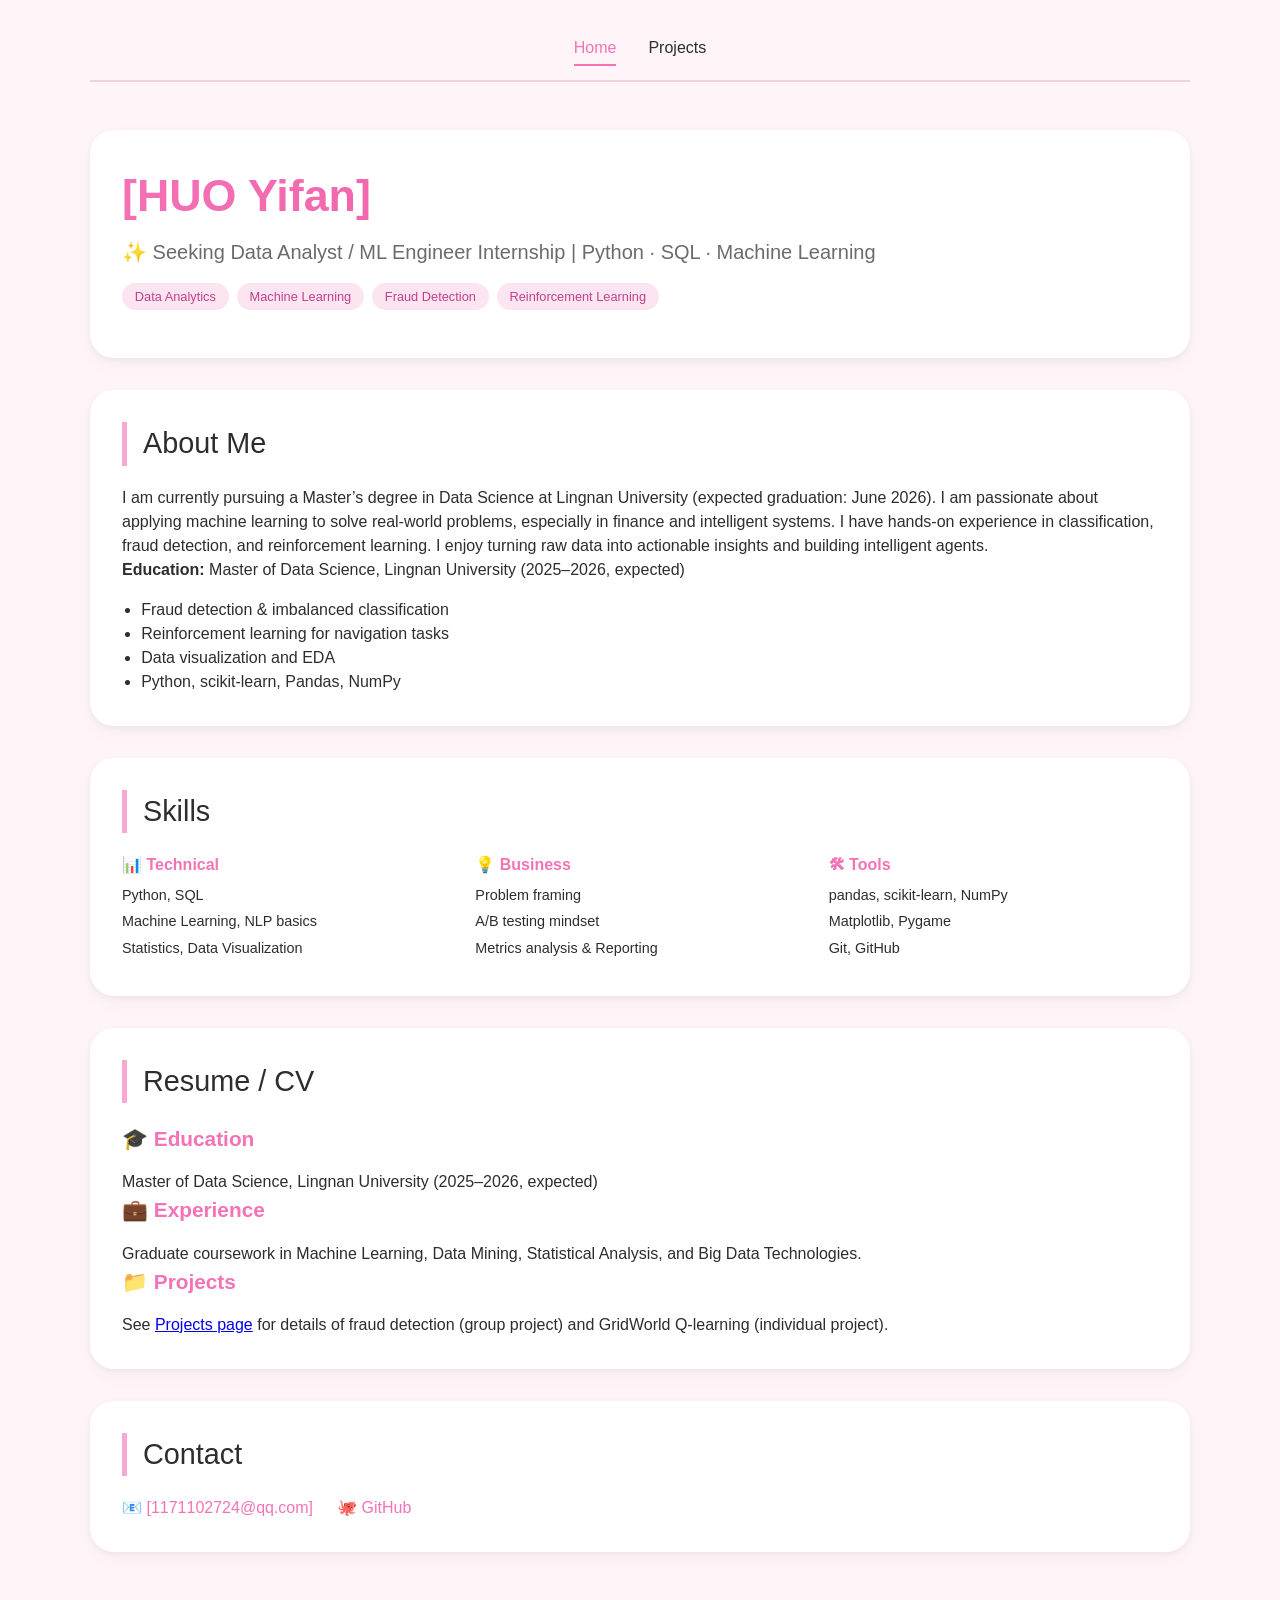
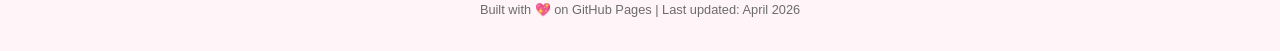
<file: index.html>
<!DOCTYPE html>
<html lang="en">
<head>
    <meta charset="UTF-8">
    <meta name="viewport" content="width=device-width, initial-scale=1.0, viewport-fit=cover">
    <title>[HUO Yifan] | Data Science Portfolio</title>
    <link rel="stylesheet" href="style.css">
</head>
<body>
<div class="container">
    <!-- navigation bar -->
    <nav>
        <a href="index.html" class="active">Home</a>
        <a href="projects.html">Projects</a>
    </nav>

    <!-- Home / Headline 卡片 -->
    <div class="card">
        <h1>[HUO Yifan]</h1>
        <div class="tagline">✨ Seeking Data Analyst / ML Engineer Internship | Python · SQL · Machine Learning</div>
        <div class="tags">
            <span class="tag">Data Analytics</span>
            <span class="tag">Machine Learning</span>
            <span class="tag">Fraud Detection</span>
            <span class="tag">Reinforcement Learning</span>
        </div>
    </div>

<!-- About Me 卡片 -->
<div class="card">
    <h2>About Me</h2>
    <p>I am currently pursuing a Master’s degree in Data Science at Lingnan University (expected graduation: June 2026). I am passionate about applying machine learning to solve real-world problems, especially in finance and intelligent systems. I have hands-on experience in classification, fraud detection, and reinforcement learning. I enjoy turning raw data into actionable insights and building intelligent agents.</p>
    <p><strong>Education:</strong> Master of Data Science, Lingnan University (2025–2026, expected)</p>
    <ul style="margin-top: 1rem; margin-left: 1.2rem;">
        <li>Fraud detection & imbalanced classification</li>
        <li>Reinforcement learning for navigation tasks</li>
        <li>Data visualization and EDA</li>
        <li>Python, scikit-learn, Pandas, NumPy</li>
    </ul>
</div>

    <!-- Skills 卡片 -->
    <div class="card">
        <h2>Skills</h2>
        <div class="skills-grid">
            <div class="skill-cat">
                <h4>📊 Technical</h4>
                <ul><li>Python, SQL</li><li>Machine Learning, NLP basics</li><li>Statistics, Data Visualization</li></ul>
            </div>
            <div class="skill-cat">
                <h4>💡 Business</h4>
                <ul><li>Problem framing</li><li>A/B testing mindset</li><li>Metrics analysis & Reporting</li></ul>
            </div>
            <div class="skill-cat">
                <h4>🛠 Tools</h4>
                <ul><li>pandas, scikit-learn, NumPy</li><li>Matplotlib, Pygame</li><li>Git, GitHub</li></ul>
            </div>
        </div>
    </div>

<!-- Resume 卡片 -->
<div class="card">
    <h2>Resume / CV</h2>
    <h3>🎓 Education</h3>
    <p>Master of Data Science, Lingnan University (2025–2026, expected)</p>
    <h3>💼 Experience</h3>
    <p>Graduate coursework in Machine Learning, Data Mining, Statistical Analysis, and Big Data Technologies.</p>
    <h3>📁 Projects</h3>
    <p>See <a href="projects.html">Projects page</a> for details of fraud detection (group project) and GridWorld Q-learning (individual project).</p>
</div>

    <!-- Contact 卡片 -->
    <div class="card">
        <h2>Contact</h2>
        <div class="contact-info">
            <span>📧 <a href="mailto:[1171102724@qqcom]">[1171102724@qq.com]</a></span>
            <span>🐙 <a href="https://github.com/[puff-l]" target="_blank">GitHub</a></span>
        </div>
    </div>

    <footer>
        Built with 💖 on GitHub Pages | Last updated: April 2026
    </footer>
</div>
</body>
</html>
</file>
<file: style.css>
/* 粉色高级简约主题 */
:root {
  --primary: #f9a8d4;
  --primary-dark: #f472b6;
  --bg: #fff5f9;
  --card: #ffffff;
  --text: #2d2d2d;
  --text-light: #6b6b6b;
  --border: #f3d0e0;
}

* {
  margin: 0;
  padding: 0;
  box-sizing: border-box;
}

body {
  font-family: 'Inter', -apple-system, BlinkMacSystemFont, 'Segoe UI', Roboto, Helvetica, Arial, sans-serif;
  background: var(--bg);
  color: var(--text);
  line-height: 1.5;
  padding: 2rem 1rem;
}

.container {
  max-width: 1100px;
  margin: 0 auto;
}

/* 导航栏 */
nav {
  display: flex;
  justify-content: center;
  gap: 2rem;
  margin-bottom: 3rem;
  flex-wrap: wrap;
  border-bottom: 2px solid var(--border);
  padding-bottom: 1rem;
}

nav a {
  text-decoration: none;
  color: var(--text);
  font-weight: 500;
  padding: 0.25rem 0;
  transition: color 0.2s;
}

nav a:hover, nav a.active {
  color: var(--primary-dark);
  border-bottom: 2px solid var(--primary-dark);
  margin-bottom: -2px;
}

/* 卡片布局 */
.card {
  background: var(--card);
  border-radius: 24px;
  box-shadow: 0 8px 20px rgba(0,0,0,0.03), 0 2px 6px rgba(0,0,0,0.05);
  padding: 2rem;
  margin-bottom: 2rem;
  transition: transform 0.2s, box-shadow 0.2s;
}

.card:hover {
  transform: translateY(-2px);
  box-shadow: 0 12px 28px rgba(0,0,0,0.08);
}

/* 标题 */
h1 {
  font-size: 2.8rem;
  font-weight: 600;
  background: linear-gradient(135deg, var(--primary-dark), #ec489a);
  -webkit-background-clip: text;
  background-clip: text;
  color: transparent;
  margin-bottom: 0.5rem;
}

h2 {
  font-size: 1.8rem;
  font-weight: 500;
  margin-bottom: 1.25rem;
  color: var(--text);
  border-left: 5px solid var(--primary);
  padding-left: 1rem;
}

h3 {
  font-size: 1.3rem;
  font-weight: 600;
  margin-bottom: 1rem;
  color: var(--primary-dark);
}

.tagline {
  font-size: 1.25rem;
  color: var(--text-light);
  margin-bottom: 1rem;
}

.tags {
  display: flex;
  flex-wrap: wrap;
  gap: 0.5rem;
  margin: 1rem 0;
}

.tag {
  background: #fce4f0;
  color: #c2418c;
  padding: 0.25rem 0.8rem;
  border-radius: 40px;
  font-size: 0.8rem;
  font-weight: 500;
}

/* 技能列表 */
.skills-grid {
  display: flex;
  flex-wrap: wrap;
  gap: 1.5rem;
  justify-content: space-between;
}

.skill-cat {
  flex: 1;
  min-width: 180px;
}

.skill-cat h4 {
  font-weight: 600;
  margin-bottom: 0.5rem;
  color: var(--primary-dark);
}

.skill-cat ul {
  list-style: none;
}

.skill-cat li {
  margin-bottom: 0.3rem;
  font-size: 0.9rem;
}

/* 项目卡片（在projects.html中） */
.project-card {
  background: var(--card);
  border-radius: 20px;
  box-shadow: 0 4px 12px rgba(0,0,0,0.05);
  padding: 1.8rem;
  margin-bottom: 2rem;
  border: 1px solid var(--border);
}

.project-title {
  font-size: 1.5rem;
  font-weight: 600;
  margin-bottom: 0.25rem;
}

.project-date {
  color: var(--text-light);
  font-size: 0.85rem;
  margin-bottom: 1.2rem;
  display: inline-block;
}

.project-detail {
  margin: 0.8rem 0;
  line-height: 1.5;
}

.project-detail strong {
  color: var(--primary-dark);
  font-weight: 600;
}

.links {
  margin-top: 1rem;
}

.links a {
  color: var(--primary-dark);
  text-decoration: none;
  margin-right: 1.5rem;
  font-weight: 500;
}

.links a:hover {
  text-decoration: underline;
}

/* 联系区域 */
.contact-info {
  display: flex;
  flex-wrap: wrap;
  gap: 1.5rem;
  margin-top: 0.5rem;
}

.contact-info a {
  color: var(--primary-dark);
  text-decoration: none;
}

.button {
  display: inline-block;
  background: var(--primary);
  color: white;
  padding: 0.5rem 1.2rem;
  border-radius: 40px;
  text-decoration: none;
  font-weight: 500;
  transition: background 0.2s;
}

.button:hover {
  background: var(--primary-dark);
}

hr {
  margin: 2rem 0;
  border: none;
  height: 1px;
  background: var(--border);
}

footer {
  text-align: center;
  margin-top: 3rem;
  color: var(--text-light);
  font-size: 0.8rem;
}

/* 响应式 */
@media (max-width: 768px) {
  body {
    padding: 1rem;
  }
  .card, .project-card {
    padding: 1.2rem;
  }
  h1 {
    font-size: 2rem;
  }
  .skills-grid {
    flex-direction: column;
    gap: 1rem;
  }
  nav {
    gap: 1.2rem;
  }
}
</file>
